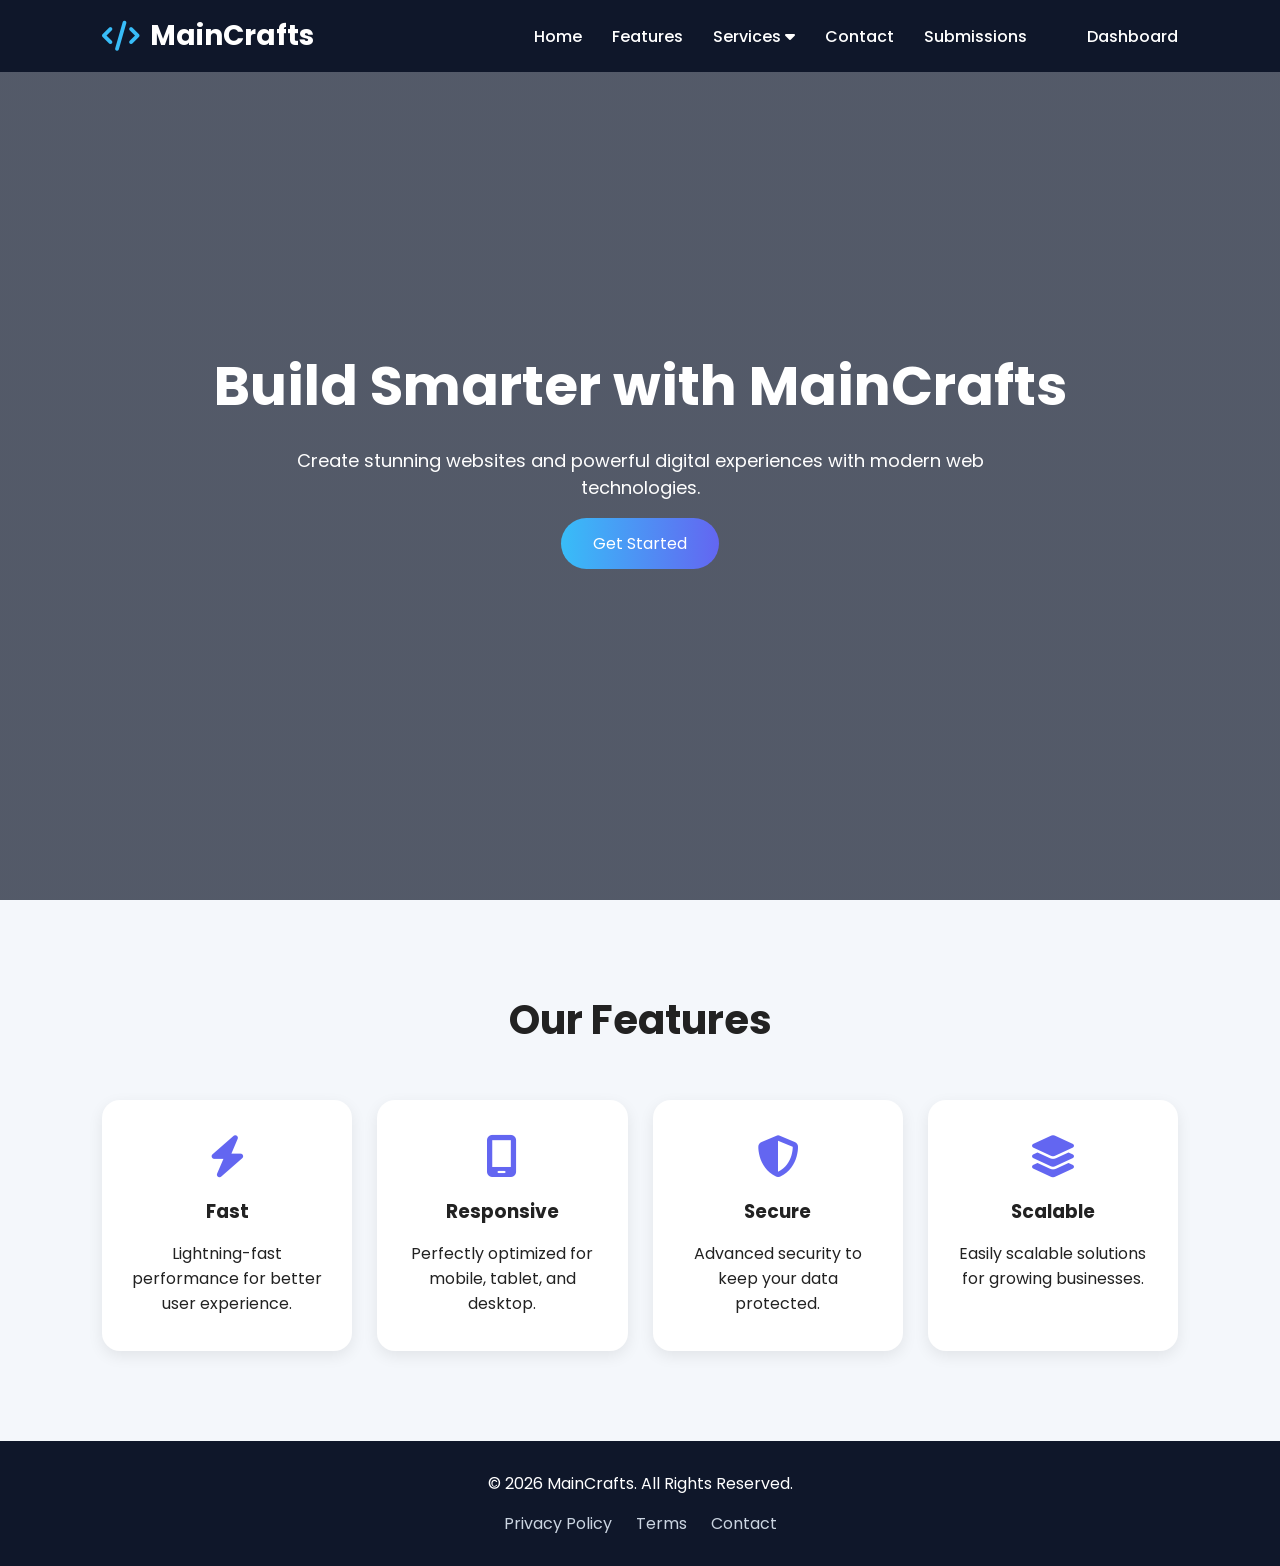
<file: index.html>
<!DOCTYPE html>
<html lang="en">
<head>
  <meta charset="UTF-8" />
  <meta name="viewport" content="width=device-width, initial-scale=1.0"/>
  <title>MainCrafts Landing Page</title>

  <!-- Google Fonts -->
  <link rel="preconnect" href="https://fonts.googleapis.com">
  <link href="https://fonts.googleapis.com/css2?family=Poppins:wght@300;400;500;600;700&display=swap" rel="stylesheet">

  <!-- Font Awesome -->
  <link rel="stylesheet"
  href="https://cdnjs.cloudflare.com/ajax/libs/font-awesome/6.5.1/css/all.min.css"/>

  <!-- CSS -->
  <link rel="stylesheet" href="style.css">
</head>
<body>

  <!-- HEADER -->
  <header class="header">
    <nav class="navbar">

      <!-- LOGO -->
      <div class="logo">
        <i class="fa-solid fa-code"></i>
        MainCrafts
      </div>

      <!-- NAVIGATION -->
      <ul class="nav-links">
        <li><a href="#">Home</a></li>
        <li><a href="#">Features</a></li>

        <!-- DROPDOWN -->
        <li class="dropdown">
          <a href="#">
            Services
            <i class="fa-solid fa-caret-down"></i>
          </a>

          <ul class="dropdown-menu">
            <li><a href="#">Web Design</a></li>
            <li><a href="#">Development</a></li>
            <li><a href="#">SEO</a></li>
          </ul>
        </li>

        <li><a href="contact.html">Contact</a></li>
        <li><a href="submission.html">Submissions</a><li>
        <li><a href="dashboard.html">Dashboard</a></li>
      </ul>

      <!-- MOBILE MENU BUTTON -->
      <div class="menu-btn" id="menu-btn">
        <i class="fa-solid fa-bars"></i>
      </div>

    </nav>
  </header>

  <!-- HERO SECTION -->
  <section class="hero">

    <div class="hero-content">
      <h1>Build Smarter with MainCrafts</h1>

      <p>
        Create stunning websites and powerful digital experiences
        with modern web technologies.
      </p>

      <a href="about.html" class="btn">Get Started</a>
    </div>

  </section>

  <!-- FEATURES SECTION -->
  <section class="features">

    <h2>Our Features</h2>

    <div class="feature-container">

      <!-- CARD 1 -->
      <div class="card">
        <i class="fa-solid fa-bolt"></i>
        <h3>Fast</h3>
        <p>
          Lightning-fast performance for better user experience.
        </p>
      </div>

      <!-- CARD 2 -->
      <div class="card">
        <i class="fa-solid fa-mobile-screen"></i>
        <h3>Responsive</h3>
        <p>
          Perfectly optimized for mobile, tablet, and desktop.
        </p>
      </div>

      <!-- CARD 3 -->
      <div class="card">
        <i class="fa-solid fa-shield-halved"></i>
        <h3>Secure</h3>
        <p>
          Advanced security to keep your data protected.
        </p>
      </div>

      <!-- CARD 4 -->
      <div class="card">
        <i class="fa-solid fa-layer-group"></i>
        <h3>Scalable</h3>
        <p>
          Easily scalable solutions for growing businesses.
        </p>
      </div>

    </div>

  </section>

  <!-- FOOTER -->
  <footer class="footer">

    <p>© 2026 MainCrafts. All Rights Reserved.</p>

    <div class="footer-links">
      <a href="#">Privacy Policy</a>
      <a href="#">Terms</a>
      <a href="contact.html">Contact</a>
    </div>

  </footer>

  <!-- JAVASCRIPT -->
  <script src="script.js"></script>

</body>
</html>
</file>
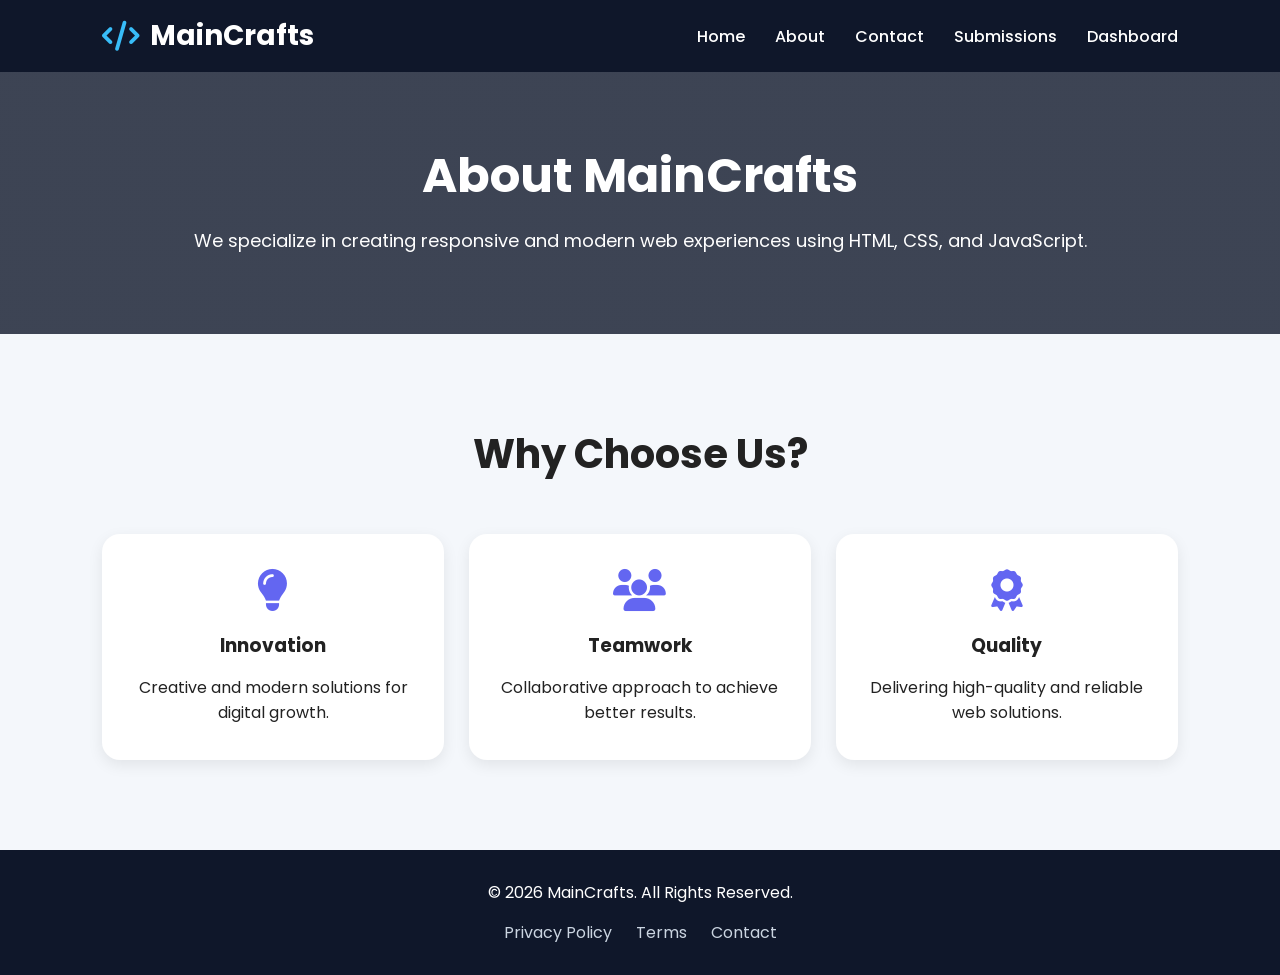
<file: about.html>
<!DOCTYPE html>
<html lang="en">
<head>
<meta charset="UTF-8">
<meta name="viewport" content="width=device-width, initial-scale=1.0">
<title>About - MainCrafts</title>

<link rel="preconnect" href="https://fonts.googleapis.com">
<link href="https://fonts.googleapis.com/css2?family=Poppins:wght@300;400;500;600;700&display=swap" rel="stylesheet">

<link rel="stylesheet"
href="https://cdnjs.cloudflare.com/ajax/libs/font-awesome/6.5.1/css/all.min.css"/>

<link rel="stylesheet" href="style.css">
</head>
<body>

<header class="header">
<nav class="navbar">

<div class="logo">
<i class="fa-solid fa-code"></i>
MainCrafts
</div>

<ul class="nav-links">
<li><a href="index.html">Home</a></li>
<li><a href="about.html">About</a></li>
<li><a href="contact.html">Contact</a></li>
<li><a href="submission.html">Submissions</a></li>
<li><a href="dashboard.html">Dashboard</a></li>
</ul>

<div class="menu-btn" id="menu-btn">
<i class="fa-solid fa-bars"></i>
</div>

</nav>
</header>

<section class="page-banner">
<h1>About MainCrafts</h1>

<p>
We specialize in creating responsive and modern
web experiences using HTML, CSS, and JavaScript.
</p>
</section>

<section class="features">

<h2>Why Choose Us?</h2>

<div class="feature-container">

<div class="card">
<i class="fa-solid fa-lightbulb"></i>
<h3>Innovation</h3>
<p>Creative and modern solutions for digital growth.</p>
</div>

<div class="card">
<i class="fa-solid fa-users"></i>
<h3>Teamwork</h3>
<p>Collaborative approach to achieve better results.</p>
</div>

<div class="card">
<i class="fa-solid fa-award"></i>
<h3>Quality</h3>
<p>Delivering high-quality and reliable web solutions.</p>
</div>

</div>

</section>

<footer class="footer">

<p>© 2026 MainCrafts. All Rights Reserved.</p>

<div class="footer-links">
<a href="#">Privacy Policy</a>
<a href="#">Terms</a>
<a href="contact.html">Contact</a>
</div>

</footer>

<script src="script.js"></script>

</body>
</html>
</file>
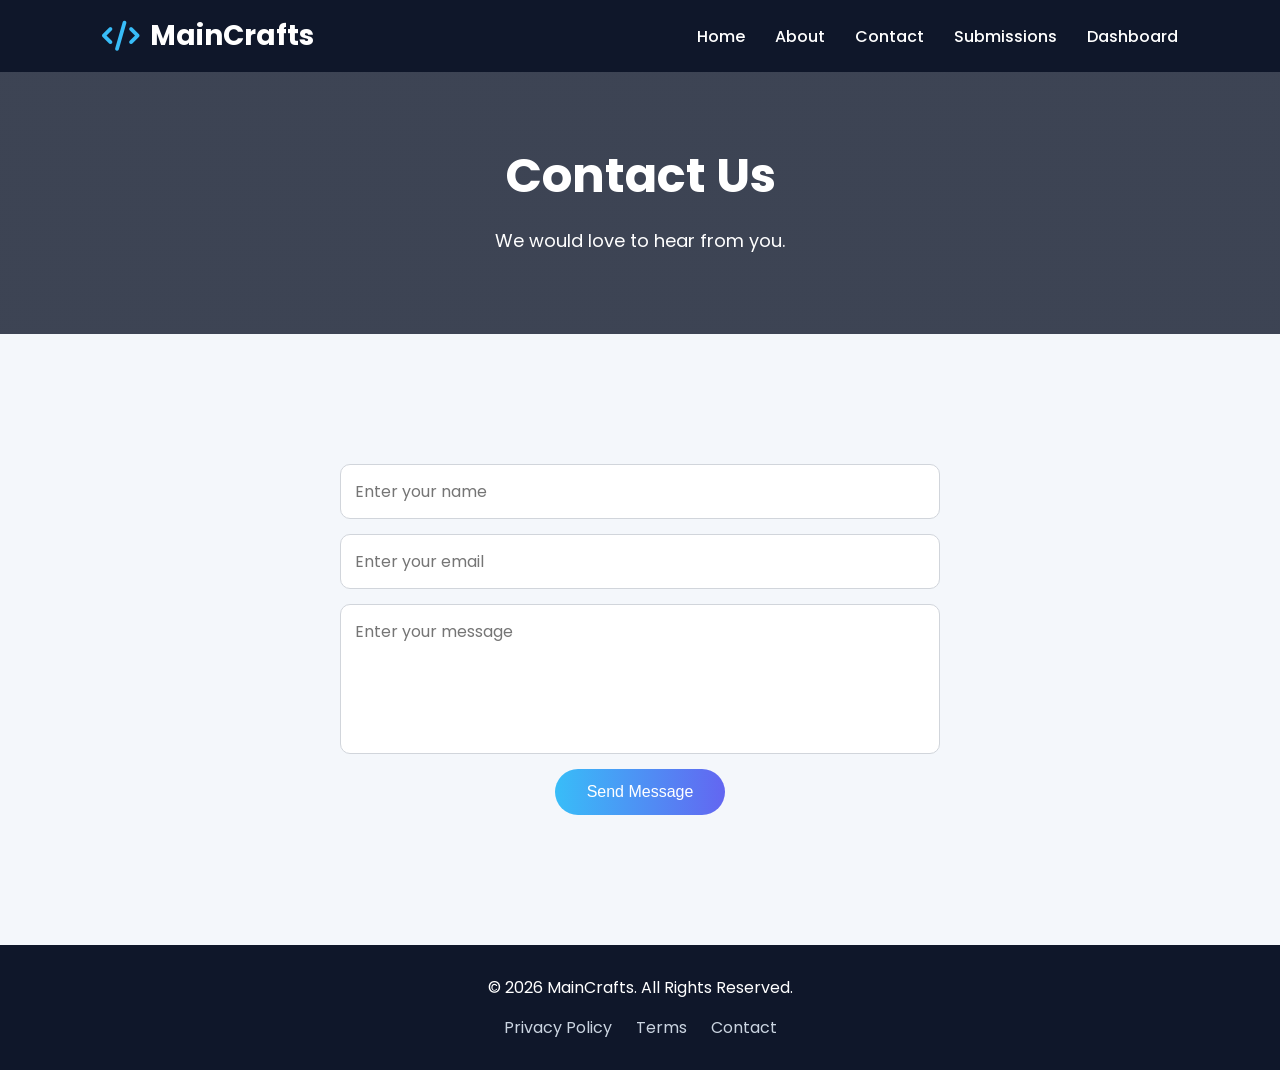
<file: contact.html>
<!DOCTYPE html>
<html lang="en">
<head>
<meta charset="UTF-8">
<meta name="viewport" content="width=device-width, initial-scale=1.0">
<title>Contact - MainCrafts</title>

<link rel="preconnect" href="https://fonts.googleapis.com">
<link href="https://fonts.googleapis.com/css2?family=Poppins:wght@300;400;500;600;700&display=swap" rel="stylesheet">

<link rel="stylesheet"
href="https://cdnjs.cloudflare.com/ajax/libs/font-awesome/6.5.1/css/all.min.css"/>

<link rel="stylesheet" href="style.css">
</head>
<body>

<header class="header">
<nav class="navbar">

<div class="logo">
<i class="fa-solid fa-code"></i>
MainCrafts
</div>

<ul class="nav-links">
<li><a href="index.html">Home</a></li>
<li><a href="about.html">About</a></li>
<li><a href="contact.html">Contact</a></li>
<li><a href="submission.html">Submissions</a></li>
 <li><a href="dashboard.html">Dashboard</a></li>
</ul>

<div class="menu-btn" id="menu-btn">
<i class="fa-solid fa-bars"></i>
</div>

</nav>
</header>

<section class="page-banner">
<h1>Contact Us</h1>
<p>We would love to hear from you.</p>
</section>

<section class="features">

<form id="contactForm" class="contact-form">

<input
type="text"
id="name"
placeholder="Enter your name">

<input
type="email"
id="email"
placeholder="Enter your email">

<textarea
id="message"
placeholder="Enter your message"></textarea>

<button type="submit" class="btn">
Send Message
</button>

</form>

</section>

<footer class="footer">

<p>© 2026 MainCrafts. All Rights Reserved.</p>

<div class="footer-links">
<a href="#">Privacy Policy</a>
<a href="#">Terms</a>
<a href="contact.html">Contact</a>
</div>

</footer>

<script src="script.js"></script>

</body>
</html>
</file>
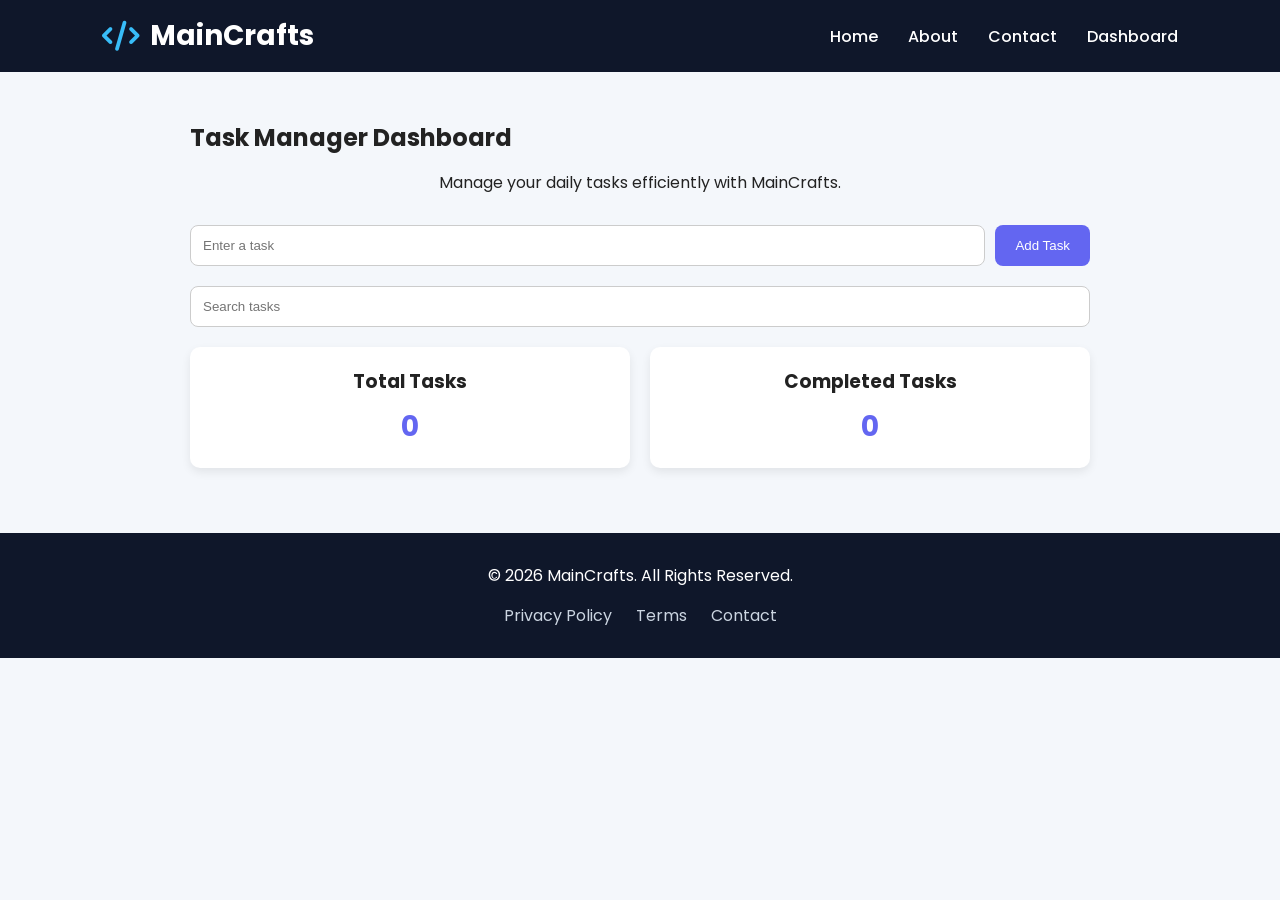
<file: dashboard.html>
<!DOCTYPE html>
<html lang="en">
<head>
<meta charset="UTF-8">
<meta name="viewport" content="width=device-width, initial-scale=1.0">

<title>Task Manager Dashboard - MainCrafts</title>

<link rel="preconnect" href="https://fonts.googleapis.com">

<link href="https://fonts.googleapis.com/css2?family=Poppins:wght@300;400;500;600;700&display=swap" rel="stylesheet">

<link rel="stylesheet"
href="https://cdnjs.cloudflare.com/ajax/libs/font-awesome/6.5.1/css/all.min.css"/>

<link rel="stylesheet" href="style.css">

</head>
<body>

<!-- HEADER -->

<header class="header">

<nav class="navbar">

<div class="logo">
<i class="fa-solid fa-code"></i>
MainCrafts
</div>

<ul class="nav-links">

<li><a href="index.html">Home</a></li>

<li><a href="about.html">About</a></li>

<li><a href="contact.html">Contact</a></li>

<li><a href="dashboard.html">Dashboard</a></li>

</ul>

<div class="menu-btn" id="menu-btn">
<i class="fa-solid fa-bars"></i>
</div>

</nav>

</header>

<!-- DASHBOARD -->

<section class="dashboard">

<h1>Task Manager Dashboard</h1>

<p style="text-align:center;margin:15px 0 30px;">
Manage your daily tasks efficiently with MainCrafts.
</p>

<!-- TASK INPUT -->

<div class="task-form">

<input
type="text"
id="taskInput"
placeholder="Enter a task">

<button id="addTaskBtn">
Add Task
</button>

</div>

<!-- SEARCH -->

<div class="search-box">

<input
type="text"
id="searchInput"
placeholder="Search tasks">

</div>

<!-- STATISTICS -->

<div class="stats">

<div class="stat-card">

<h3>Total Tasks</h3>

<p id="totalTasks">0</p>

</div>

<div class="stat-card">

<h3>Completed Tasks</h3>

<p id="completedTasks">0</p>

</div>

</div>

<!-- TASK LIST -->

<div
id="taskList"
class="task-list">

</div>

</section>

<!-- FOOTER -->

<footer class="footer">

<p>© 2026 MainCrafts. All Rights Reserved.</p>

<div class="footer-links">

<a href="#">Privacy Policy</a>

<a href="#">Terms</a>

<a href="contact.html">Contact</a>


</div>

</footer>

<!-- JAVASCRIPT -->

<script src="script.js"></script>

</body>
</html>
</file>
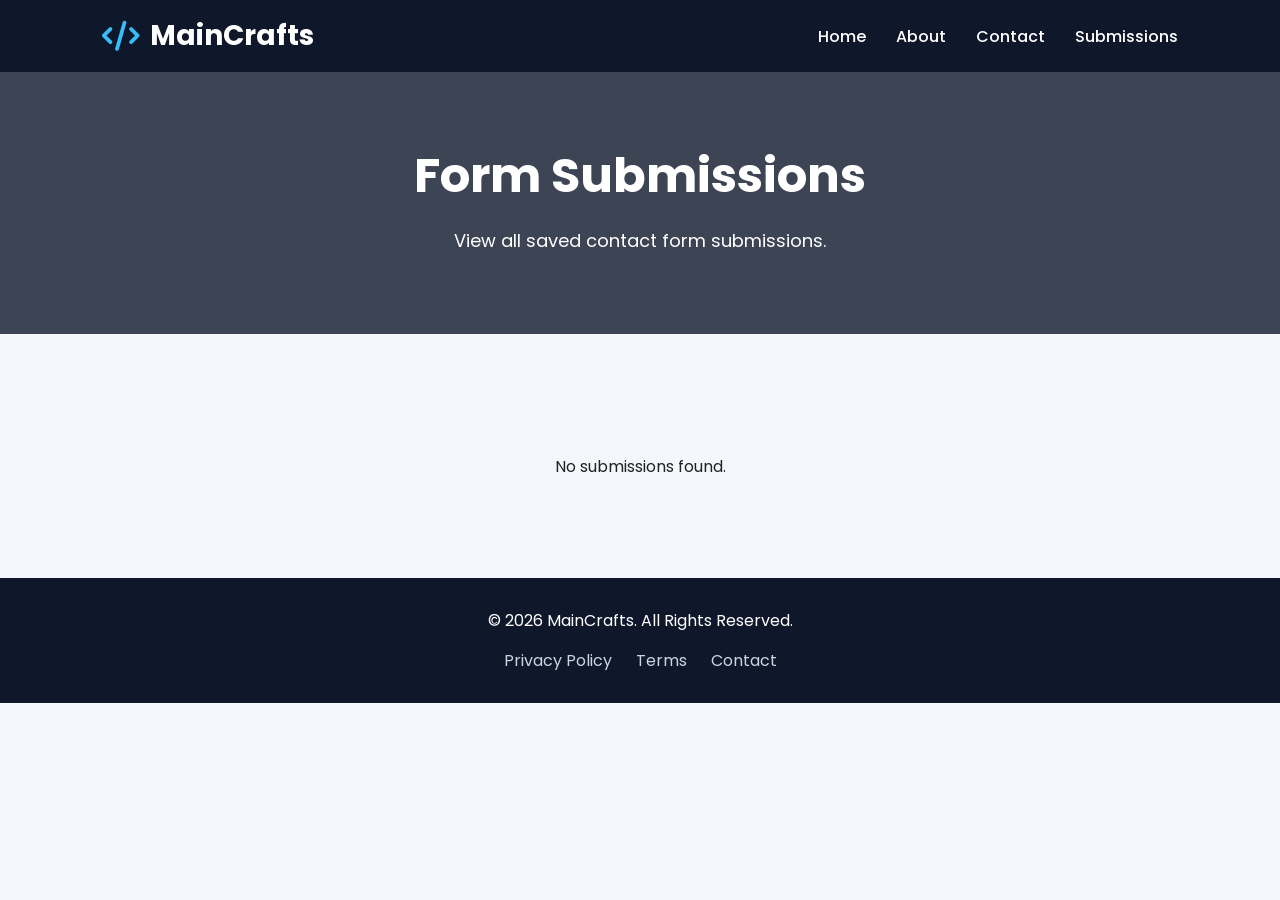
<file: submission.html>
<!DOCTYPE html>
<html lang="en">
<head>
<meta charset="UTF-8">
<meta name="viewport" content="width=device-width, initial-scale=1.0">
<title>Submissions - MainCrafts</title>

<!-- Google Fonts -->
<link rel="preconnect" href="https://fonts.googleapis.com">
<link href="https://fonts.googleapis.com/css2?family=Poppins:wght@300;400;500;600;700&display=swap" rel="stylesheet">

<!-- Font Awesome -->
<link rel="stylesheet"
href="https://cdnjs.cloudflare.com/ajax/libs/font-awesome/6.5.1/css/all.min.css"/>

<!-- CSS -->
<link rel="stylesheet" href="style.css">
</head>

<body>

<!-- HEADER -->
<header class="header">
<nav class="navbar">

<div class="logo">
<i class="fa-solid fa-code"></i>
MainCrafts
</div>

<ul class="nav-links">
<li><a href="index.html">Home</a></li>
<li><a href="about.html">About</a></li>
<li><a href="contact.html">Contact</a></li>
<li><a href="submissions.html">Submissions</a></li>
</ul>

<!-- MOBILE MENU -->
<div class="menu-btn" id="menu-btn">
<i class="fa-solid fa-bars"></i>
</div>

</nav>
</header>

<!-- PAGE BANNER -->
<section class="page-banner">
<h1>Form Submissions</h1>
<p>View all saved contact form submissions.</p>
</section>

<!-- SUBMISSIONS SECTION -->
<section class="features">

<div
id="submissionList"
class="feature-container">

</div>

</section>

<!-- FOOTER -->
<footer class="footer">

<p>© 2026 MainCrafts. All Rights Reserved.</p>

<div class="footer-links">
<a href="#">Privacy Policy</a>
<a href="#">Terms</a>
<a href="contact.html">Contact</a>
</div>

</footer>

<!-- JAVASCRIPT -->
<script src="script.js"></script>

</body>
</html>
</file>
<file: style.css>
/* RESET */

*{
  margin:0;
  padding:0;
  box-sizing:border-box;
}

body{
  font-family:'Poppins',sans-serif;
  background:#f4f7fb;
  color:#222;
}

/* HEADER */

.header{
  width:100%;
  background:#0f172a;
  padding:15px 8%;
  position:fixed;
  top:0;
  z-index:1000;
}

/* NAVBAR */

.navbar{
  display:flex;
  justify-content:space-between;
  align-items:center;
}

/* LOGO */

.logo{
  color:#fff;
  font-size:28px;
  font-weight:700;
  display:flex;
  align-items:center;
  gap:10px;
}

.logo i{
  color:#38bdf8;
  font-size:30px;
}

/* NAV LINKS */

.nav-links{
  display:flex;
  list-style:none;
  gap:30px;
}

.nav-links li{
  position:relative;
}

.nav-links a{
  text-decoration:none;
  color:#fff;
  font-weight:500;
  transition:0.3s;
}

.nav-links a:hover{
  color:#38bdf8;
}

/* DROPDOWN */

.dropdown-menu{
  display:none;
  position:absolute;
  top:35px;
  left:0;
  background:#1e293b;
  min-width:170px;
  border-radius:8px;
  overflow:hidden;
}

.dropdown-menu li{
  padding:12px;
}

.dropdown:hover .dropdown-menu{
  display:block;
}

.dropdown-menu a{
  color:#fff;
}

/* HERO SECTION */

.hero{
  height:100vh;

  background:
  linear-gradient(
    rgba(15,23,42,0.7),
    rgba(15,23,42,0.7)
  ),
  url('https://images.unsplash.com/photo-1498050108023-c5249f4df085?q=80&w=1200')
  center/cover no-repeat;

  display:flex;
  justify-content:center;
  align-items:center;
  text-align:center;
  color:#fff;
  padding:20px;
}

/* HERO CONTENT */

.hero-content h1{
  font-size:55px;
  margin-bottom:20px;
}

.hero-content p{
  font-size:18px;
  max-width:700px;
  margin:auto;
  margin-bottom:30px;
}

/* BUTTON */

.btn{
  padding:14px 32px;
  border:none;
  border-radius:50px;

  background:
  linear-gradient(
    to right,
    #38bdf8,
    #6366f1
  );

  color:#fff;
  font-size:16px;
  cursor:pointer;
  transition:0.3s;
  text-decoration:none;
}

.btn:hover{
  transform:translateY(-3px);
  opacity:0.9;
}

/* FEATURES */

.features{
  padding:90px 8%;
  text-align:center;
}

.features h2{
  font-size:40px;
  margin-bottom:50px;
}

/* FEATURE GRID */

.feature-container{
  display:grid;

  grid-template-columns:
  repeat(auto-fit,minmax(250px,1fr));

  gap:25px;
}

/* FEATURE CARD */

.card{
  background:#fff;
  padding:35px 25px;
  border-radius:18px;
  transition:0.3s;

  box-shadow:
  0 5px 15px rgba(0,0,0,0.08);
}

.card:hover{
  transform:translateY(-8px);
}

.card i{
  font-size:42px;
  margin-bottom:20px;
  color:#6366f1;
}

.card h3{
  margin-bottom:15px;
}

/* FOOTER */

.footer{
  background:#0f172a;
  color:#fff;
  text-align:center;
  padding:30px 20px;
}

.footer-links{
  margin-top:15px;
}

.footer-links a{
  color:#cbd5e1;
  text-decoration:none;
  margin:0 10px;
  transition:0.3s;
}

.footer-links a:hover{
  color:#38bdf8;
}

/* MOBILE MENU */

.menu-btn{
  display:none;
  color:#fff;
  font-size:24px;
  cursor:pointer;
}

/* RESPONSIVE */

@media(max-width:768px){

  .menu-btn{
    display:block;
  }

  .nav-links{
    position:absolute;
    top:70px;
    right:-100%;

    background:#0f172a;

    width:220px;

    flex-direction:column;

    padding:20px;

    transition:0.3s;
  }

  .nav-links.active{
    right:0;
  }

  .hero-content h1{
    font-size:38px;
  }

  .hero-content p{
    font-size:16px;
  }
}

.page-banner{
  padding:140px 20px 80px;
  text-align:center;
  background:
  linear-gradient(
    rgba(15,23,42,0.8),
    rgba(15,23,42,0.8)
  );
  color:#fff;
}

.page-banner h1{
  font-size:48px;
  margin-bottom:15px;
}

.page-banner p{
  font-size:18px;
}

/* ABOUT SECTION */

.about-section{
  padding:80px 8%;
}

.about-section h2{
  margin-bottom:15px;
  color:#0f172a;
}

.about-section p{
  margin-bottom:30px;
  line-height:1.8;
}

/* CONTACT FORM */

.contact-form{
  display:flex;
  flex-direction:column;
  gap:15px;

  max-width:600px;
  margin:40px auto;
}

.contact-form input,
.contact-form textarea{

  padding:14px;

  border:1px solid #d1d5db;

  border-radius:10px;

  font-family:'Poppins',sans-serif;

  font-size:16px;
}

.contact-form textarea{
  height:150px;
  resize:none;
}

.contact-form button{
  align-self:center;
}

/* RESPONSIVE */

@media(max-width:768px){

  .page-banner h1{
    font-size:34px;
  }

  .page-banner p{
    font-size:16px;
  }

}

#submissionList{
  margin-top:30px;
}

#submissionList .card{
  text-align:left;
}

#submissionList h3{
  color:#0f172a;
  margin-bottom:10px;
}

#submissionList p{
  margin-bottom:8px;
  line-height:1.6;
}
/* MOBILE VIEW FOR SUBMISSIONS PAGE */

@media(max-width:768px){

  #submissionList{
    grid-template-columns:1fr;
  }

  #submissionList .card{
    padding:20px;
  }

  #submissionList h3{
    font-size:20px;
  }

}
/* ==========================
   TASK MANAGER DASHBOARD
========================== */

.dashboard{
  width:90%;
  max-width:900px;
  margin:120px auto 40px;
}

.task-form{
  display:flex;
  gap:10px;
  margin-bottom:20px;
}

.task-form input{
  flex:1;
  padding:12px;
  border:1px solid #ccc;
  border-radius:8px;
}

.task-form button{
  padding:12px 20px;
  border:none;
  border-radius:8px;
  background:#6366f1;
  color:white;
  cursor:pointer;
}

.search-box input{
  width:100%;
  padding:12px;
  border:1px solid #ccc;
  border-radius:8px;
  margin-bottom:20px;
}

.task-list{
  display:flex;
  flex-direction:column;
  gap:15px;
}

.task-card{
  background:white;
  padding:15px 20px;
  border-radius:10px;
  box-shadow:0 4px 10px rgba(0,0,0,0.08);

  display:flex;
  justify-content:space-between;
  align-items:center;
}

.task-card:hover{
  transform:translateY(-2px);
  transition:0.3s;
}

.task-actions{
  display:flex;
  gap:10px;
}

.edit-btn,
.delete-btn,
.complete-btn{
  border:none;
  padding:8px 14px;
  border-radius:6px;
  cursor:pointer;
}

.edit-btn{
  background:#38bdf8;
  color:white;
}

.delete-btn{
  background:#ef4444;
  color:white;
}

.complete-btn{
  background:#22c55e;
  color:white;
}

.completed span{
  text-decoration:line-through;
  color:gray;
}

.stats{
  display:grid;
  grid-template-columns:repeat(2,1fr);
  gap:20px;
  margin-bottom:25px;
}

.stat-card{
  background:white;
  padding:20px;
  text-align:center;
  border-radius:10px;
  box-shadow:0 4px 10px rgba(0,0,0,0.08);
}

.stat-card h3{
  margin-bottom:10px;
}

.stat-card p{
  font-size:28px;
  font-weight:700;
  color:#6366f1;
}

@media(max-width:768px){

  .task-form{
    flex-direction:column;
  }

  .task-card{
    flex-direction:column;
    gap:15px;
    text-align:center;
  }

  .stats{
    grid-template-columns:1fr;
  }

}
</file>
